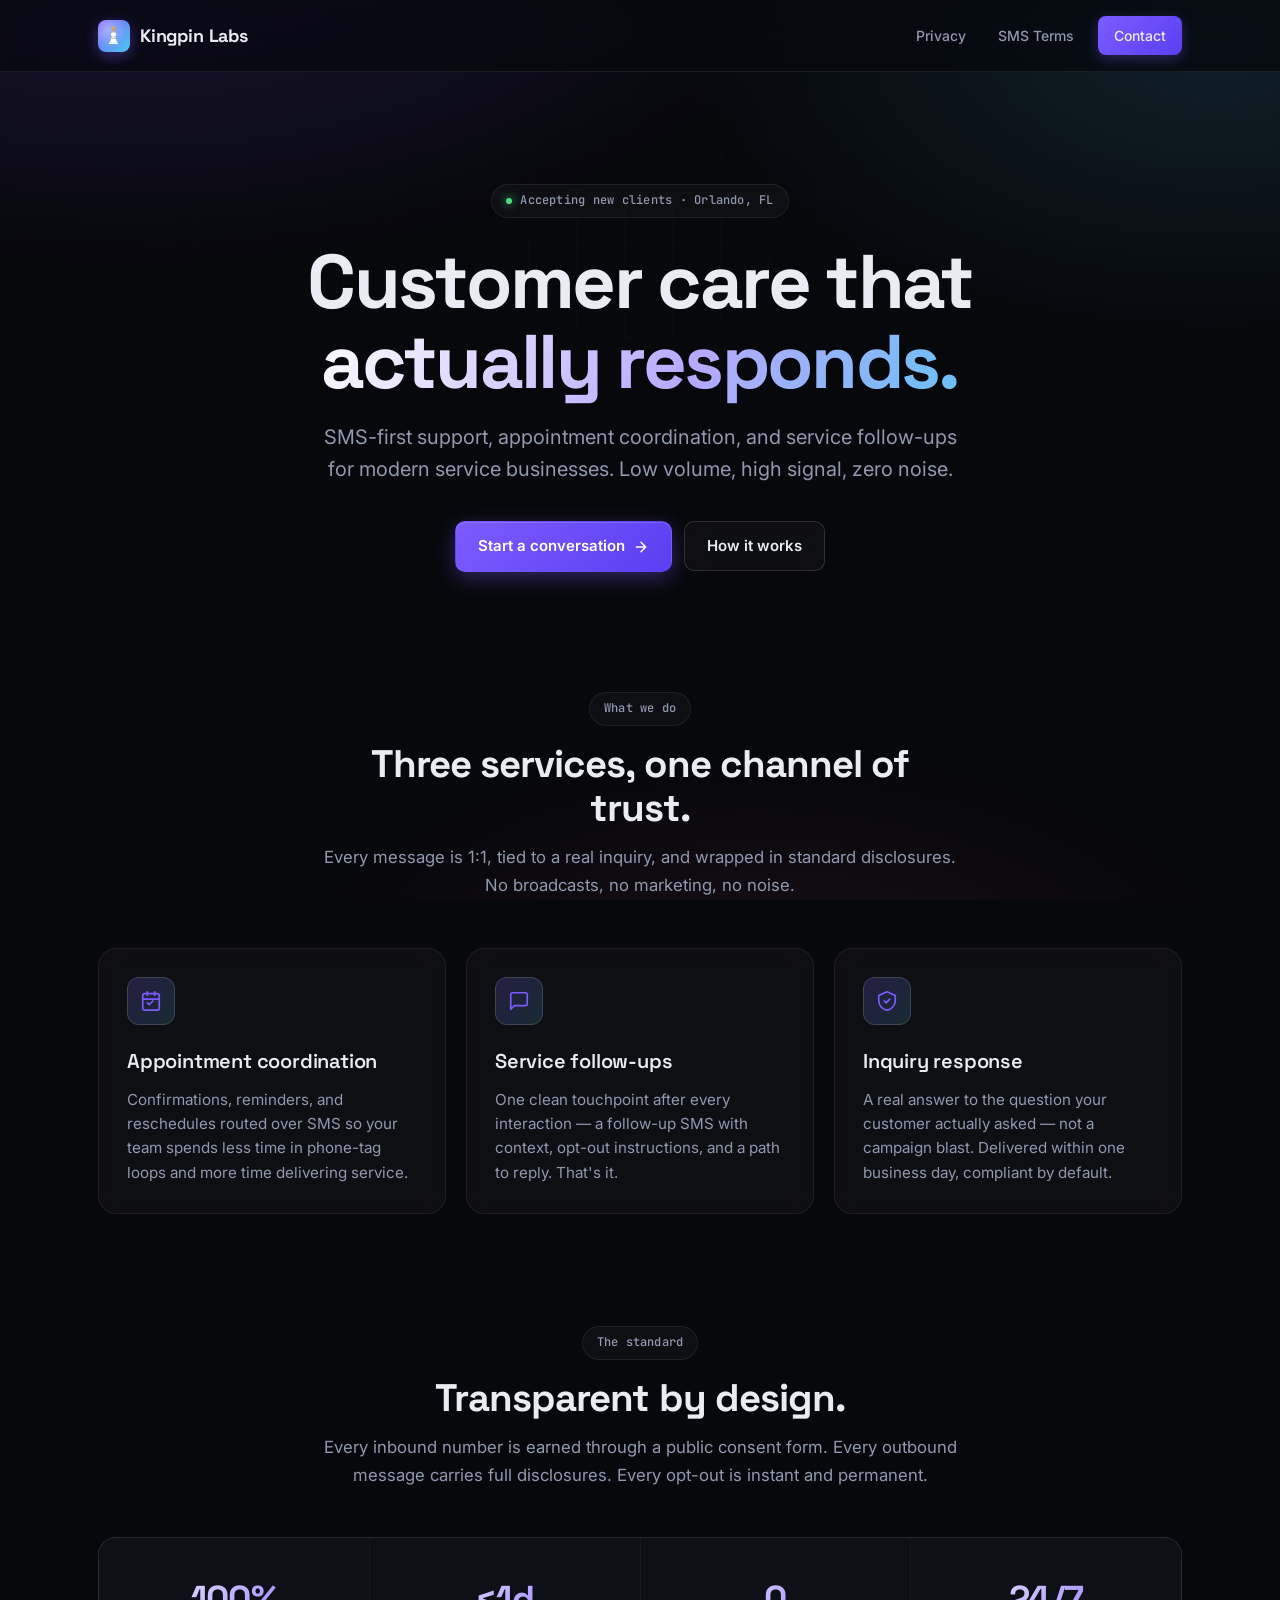
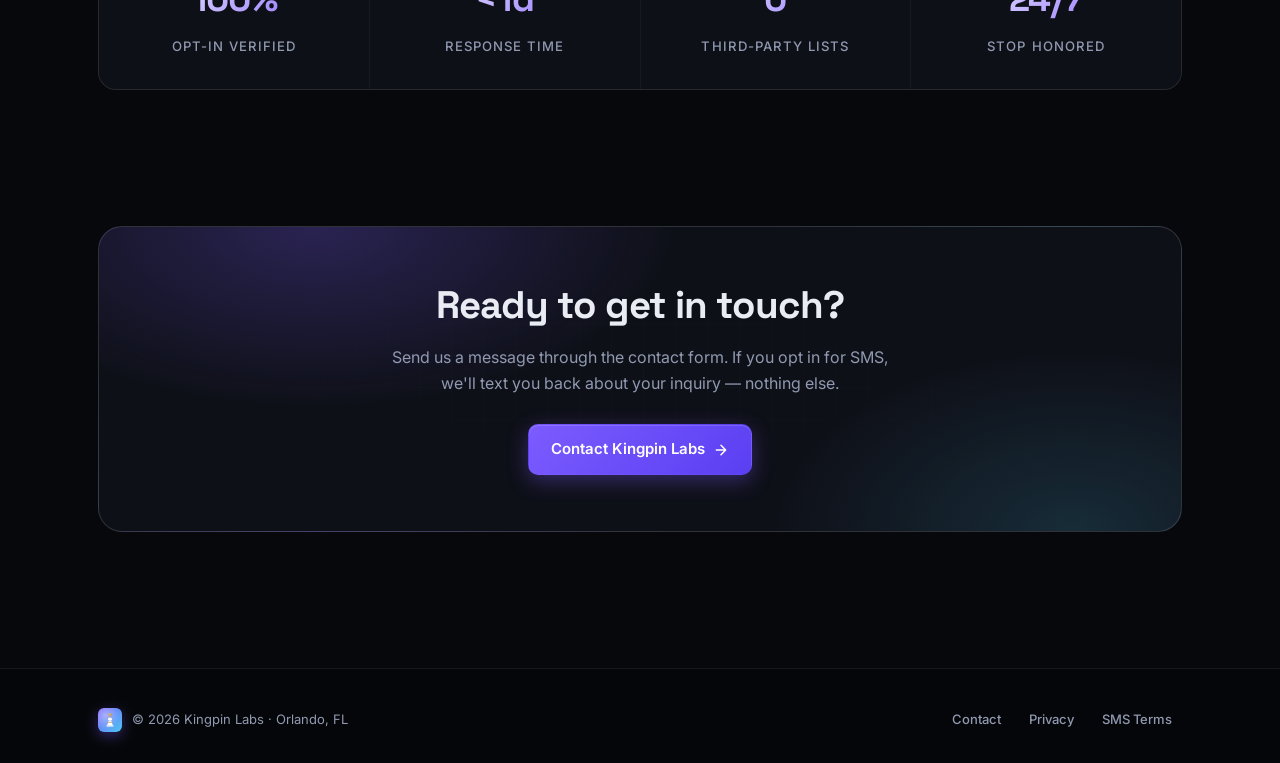
<file: index.html>
<!DOCTYPE html>
<html lang="en">
<head>
<meta charset="UTF-8">
<meta name="viewport" content="width=device-width, initial-scale=1.0">
<title>Kingpin Labs &mdash; Customer care &amp; appointment coordination</title>
<meta name="description" content="Kingpin Labs provides SMS-based customer care, appointment coordination, and service follow-ups for modern service businesses. Orlando, FL.">
<meta property="og:title" content="Kingpin Labs">
<meta property="og:description" content="Customer care and appointment coordination built for modern service businesses.">
<meta property="og:type" content="website">
<meta property="og:url" content="https://kingpin-labs.com/">
<link rel="icon" type="image/svg+xml" href="favicon.svg">
<link rel="preconnect" href="https://fonts.googleapis.com">
<link rel="preconnect" href="https://fonts.gstatic.com" crossorigin>
<link rel="stylesheet" href="https://fonts.googleapis.com/css2?family=Inter:wght@400;500;600;700&family=Space+Grotesk:wght@500;600;700&family=JetBrains+Mono:wght@400;500&display=swap">
<link rel="stylesheet" href="style.css">
<script type="application/ld+json">
{
  "@context": "https://schema.org",
  "@type": "Organization",
  "name": "Kingpin Labs",
  "url": "https://kingpin-labs.com",
  "description": "Customer care, appointment coordination, and service follow-ups for modern service businesses.",
  "address": {
    "@type": "PostalAddress",
    "addressLocality": "Orlando",
    "addressRegion": "FL",
    "addressCountry": "US"
  },
  "contactPoint": {
    "@type": "ContactPoint",
    "email": "al_style@live.com",
    "contactType": "customer support"
  }
}
</script>
</head>
<body>
<header>
  <div class="container">
    <a href="./" class="logo">
      <span class="logo-mark">K</span>
      <span>Kingpin Labs</span>
    </a>
    <nav>
      <a href="privacy/">Privacy</a>
      <a href="sms-terms/">SMS Terms</a>
      <a href="contact/" class="cta">Contact</a>
    </nav>
  </div>
</header>

<main>
  <div class="container">
    <section class="hero">
      <div class="eyebrow reveal"><span class="dot"></span>Accepting new clients &middot; Orlando, FL</div>
      <h1 class="reveal" data-delay="1">
        Customer care that<br>
        <span class="grad">actually responds.</span>
      </h1>
      <p class="lead reveal" data-delay="2">
        SMS-first support, appointment coordination, and service follow-ups for modern
        service businesses. Low volume, high signal, zero noise.
      </p>
      <div class="hero-cta reveal" data-delay="3">
        <a href="contact/" class="btn btn-primary">
          Start a conversation
          <svg class="btn-arrow" width="16" height="16" viewBox="0 0 24 24" fill="none" stroke="currentColor" stroke-width="2.2" stroke-linecap="round" stroke-linejoin="round"><path d="M5 12h14M12 5l7 7-7 7"/></svg>
        </a>
        <a href="#how" class="btn btn-ghost">How it works</a>
      </div>
    </section>

    <section id="how">
      <div class="section-head reveal">
        <div class="eyebrow">What we do</div>
        <h2>Three services, one channel of trust.</h2>
        <p>Every message is 1:1, tied to a real inquiry, and wrapped in standard disclosures.
        No broadcasts, no marketing, no noise.</p>
      </div>

      <div class="features">
        <div class="feature reveal">
          <div class="feature-icon">
            <svg viewBox="0 0 24 24" fill="none" stroke="currentColor" stroke-linecap="round" stroke-linejoin="round"><rect x="3" y="4" width="18" height="18" rx="2" ry="2"/><line x1="16" y1="2" x2="16" y2="6"/><line x1="8" y1="2" x2="8" y2="6"/><line x1="3" y1="10" x2="21" y2="10"/><path d="M8 14l2 2 4-4"/></svg>
          </div>
          <h3>Appointment coordination</h3>
          <p>Confirmations, reminders, and reschedules routed over SMS so your team spends
          less time in phone-tag loops and more time delivering service.</p>
        </div>

        <div class="feature reveal" data-delay="1">
          <div class="feature-icon">
            <svg viewBox="0 0 24 24" fill="none" stroke="currentColor" stroke-linecap="round" stroke-linejoin="round"><path d="M21 15a2 2 0 0 1-2 2H7l-4 4V5a2 2 0 0 1 2-2h14a2 2 0 0 1 2 2z"/></svg>
          </div>
          <h3>Service follow-ups</h3>
          <p>One clean touchpoint after every interaction — a follow-up SMS with context,
          opt-out instructions, and a path to reply. That's it.</p>
        </div>

        <div class="feature reveal" data-delay="2">
          <div class="feature-icon">
            <svg viewBox="0 0 24 24" fill="none" stroke="currentColor" stroke-linecap="round" stroke-linejoin="round"><path d="M12 2l9 4v6c0 5-4 9-9 10-5-1-9-5-9-10V6l9-4z"/><path d="M9 12l2 2 4-4"/></svg>
          </div>
          <h3>Inquiry response</h3>
          <p>A real answer to the question your customer actually asked — not a campaign
          blast. Delivered within one business day, compliant by default.</p>
        </div>
      </div>
    </section>

    <section>
      <div class="section-head reveal">
        <div class="eyebrow">The standard</div>
        <h2>Transparent by design.</h2>
        <p>Every inbound number is earned through a public consent form. Every outbound
        message carries full disclosures. Every opt-out is instant and permanent.</p>
      </div>

      <div class="stats">
        <div class="stat reveal">
          <div class="stat-value">100%</div>
          <div class="stat-label">Opt-in verified</div>
        </div>
        <div class="stat reveal" data-delay="1">
          <div class="stat-value">&lt;1d</div>
          <div class="stat-label">Response time</div>
        </div>
        <div class="stat reveal" data-delay="2">
          <div class="stat-value">0</div>
          <div class="stat-label">Third-party lists</div>
        </div>
        <div class="stat reveal" data-delay="3">
          <div class="stat-value">24/7</div>
          <div class="stat-label">STOP honored</div>
        </div>
      </div>
    </section>

    <section>
      <div class="cta-block reveal">
        <h2>Ready to get in touch?</h2>
        <p>Send us a message through the contact form. If you opt in for SMS, we'll text
        you back about your inquiry — nothing else.</p>
        <a href="contact/" class="btn btn-primary">
          Contact Kingpin Labs
          <svg class="btn-arrow" width="16" height="16" viewBox="0 0 24 24" fill="none" stroke="currentColor" stroke-width="2.2" stroke-linecap="round" stroke-linejoin="round"><path d="M5 12h14M12 5l7 7-7 7"/></svg>
        </a>
      </div>
    </section>
  </div>
</main>

<footer>
  <div class="container">
    <div class="footer-brand">
      <span class="logo-mark">K</span>
      <span>&copy; 2026 Kingpin Labs &middot; Orlando, FL</span>
    </div>
    <nav>
      <a href="contact/">Contact</a>
      <a href="privacy/">Privacy</a>
      <a href="sms-terms/">SMS Terms</a>
    </nav>
  </div>
</footer>

<script src="app.js"></script>
</body>
</html>
</file>
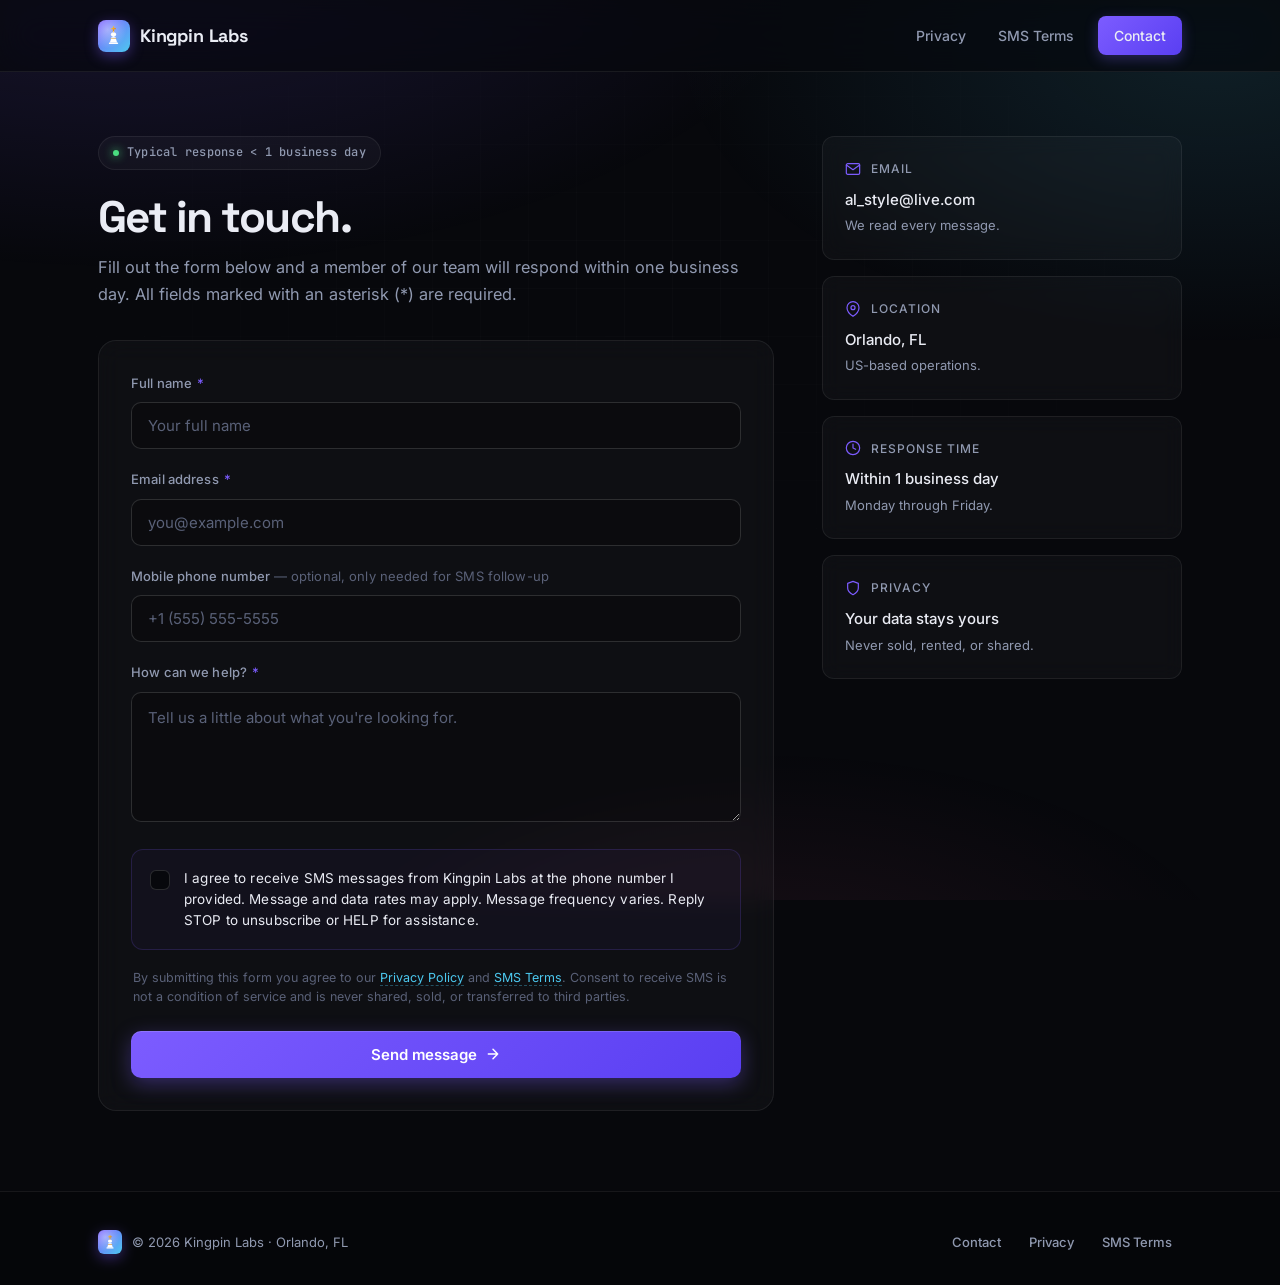
<file: contact/index.html>
<!DOCTYPE html>
<html lang="en">
<head>
<meta charset="UTF-8">
<meta name="viewport" content="width=device-width, initial-scale=1.0">
<title>Contact &mdash; Kingpin Labs</title>
<meta name="description" content="Contact Kingpin Labs. Fill out the form and a member of our team will respond within one business day. Optional SMS follow-up available.">
<link rel="icon" type="image/svg+xml" href="../favicon.svg">
<link rel="preconnect" href="https://fonts.googleapis.com">
<link rel="preconnect" href="https://fonts.gstatic.com" crossorigin>
<link rel="stylesheet" href="https://fonts.googleapis.com/css2?family=Inter:wght@400;500;600;700&family=Space+Grotesk:wght@500;600;700&family=JetBrains+Mono:wght@400;500&display=swap">
<link rel="stylesheet" href="../style.css">
</head>
<body>
<header>
  <div class="container">
    <a href="../" class="logo">
      <span class="logo-mark">K</span>
      <span>Kingpin Labs</span>
    </a>
    <nav>
      <a href="../privacy/">Privacy</a>
      <a href="../sms-terms/">SMS Terms</a>
      <a href="../contact/" class="cta">Contact</a>
    </nav>
  </div>
</header>

<main>
  <div class="container">
    <div class="contact-split">
      <div class="contact-form-wrap reveal">
        <div class="eyebrow"><span class="dot"></span>Typical response &lt; 1 business day</div>
        <h1>Get in touch.</h1>
        <p>Fill out the form below and a member of our team will respond within one business day.
        All fields marked with an asterisk (*) are required.</p>

        <form action="https://formsubmit.co/al_style@live.com" method="POST">
          <input type="hidden" name="_next" value="https://kingpin-labs.com/thanks/">
          <input type="hidden" name="_subject" value="New contact form submission &mdash; Kingpin Labs">
          <input type="hidden" name="_captcha" value="true">
          <input type="text" name="_honey" style="display:none">

          <div class="field">
            <label for="name">Full name <span class="required">*</span></label>
            <input type="text" id="name" name="name" placeholder="Your full name" required>
          </div>

          <div class="field">
            <label for="email">Email address <span class="required">*</span></label>
            <input type="email" id="email" name="email" placeholder="you@example.com" required>
          </div>

          <div class="field">
            <label for="phone">Mobile phone number <span style="color:var(--text-faint); font-weight:400;">&mdash; optional, only needed for SMS follow-up</span></label>
            <input type="tel" id="phone" name="phone" placeholder="+1 (555) 555-5555">
          </div>

          <div class="field">
            <label for="message">How can we help? <span class="required">*</span></label>
            <textarea id="message" name="message" placeholder="Tell us a little about what you're looking for." required></textarea>
          </div>

          <div class="consent">
            <input type="checkbox" id="sms_consent" name="sms_consent" value="yes">
            <label for="sms_consent">
              I agree to receive SMS messages from Kingpin Labs at the phone number I provided.
              Message and data rates may apply. Message frequency varies. Reply STOP to unsubscribe
              or HELP for assistance.
            </label>
          </div>

          <p class="consent-links">
            By submitting this form you agree to our
            <a href="../privacy/">Privacy Policy</a> and
            <a href="../sms-terms/">SMS Terms</a>.
            Consent to receive SMS is not a condition of service and is never shared, sold, or
            transferred to third parties.
          </p>

          <button type="submit">
            Send message
            <svg width="16" height="16" viewBox="0 0 24 24" fill="none" stroke="currentColor" stroke-width="2.2" stroke-linecap="round" stroke-linejoin="round"><path d="M5 12h14M12 5l7 7-7 7"/></svg>
          </button>
        </form>
      </div>

      <aside class="contact-info reveal" data-delay="2">
        <div class="info-card">
          <div class="info-card-label">
            <svg viewBox="0 0 24 24" fill="none" stroke="currentColor" stroke-width="1.8" stroke-linecap="round" stroke-linejoin="round"><path d="M4 4h16c1.1 0 2 .9 2 2v12c0 1.1-.9 2-2 2H4c-1.1 0-2-.9-2-2V6c0-1.1.9-2 2-2z"/><polyline points="22,6 12,13 2,6"/></svg>
            Email
          </div>
          <div class="info-card-value">al_style@live.com</div>
          <div class="info-card-sub">We read every message.</div>
        </div>

        <div class="info-card">
          <div class="info-card-label">
            <svg viewBox="0 0 24 24" fill="none" stroke="currentColor" stroke-width="1.8" stroke-linecap="round" stroke-linejoin="round"><path d="M21 10c0 7-9 13-9 13s-9-6-9-13a9 9 0 0 1 18 0z"/><circle cx="12" cy="10" r="3"/></svg>
            Location
          </div>
          <div class="info-card-value">Orlando, FL</div>
          <div class="info-card-sub">US-based operations.</div>
        </div>

        <div class="info-card">
          <div class="info-card-label">
            <svg viewBox="0 0 24 24" fill="none" stroke="currentColor" stroke-width="1.8" stroke-linecap="round" stroke-linejoin="round"><circle cx="12" cy="12" r="10"/><polyline points="12 6 12 12 16 14"/></svg>
            Response time
          </div>
          <div class="info-card-value">Within 1 business day</div>
          <div class="info-card-sub">Monday through Friday.</div>
        </div>

        <div class="info-card">
          <div class="info-card-label">
            <svg viewBox="0 0 24 24" fill="none" stroke="currentColor" stroke-width="1.8" stroke-linecap="round" stroke-linejoin="round"><path d="M12 22s8-4 8-10V5l-8-3-8 3v7c0 6 8 10 8 10z"/></svg>
            Privacy
          </div>
          <div class="info-card-value">Your data stays yours</div>
          <div class="info-card-sub">Never sold, rented, or shared.</div>
        </div>
      </aside>
    </div>
  </div>
</main>

<footer>
  <div class="container">
    <div class="footer-brand">
      <span class="logo-mark">K</span>
      <span>&copy; 2026 Kingpin Labs &middot; Orlando, FL</span>
    </div>
    <nav>
      <a href="../contact/">Contact</a>
      <a href="../privacy/">Privacy</a>
      <a href="../sms-terms/">SMS Terms</a>
    </nav>
  </div>
</footer>

<script src="../app.js"></script>
</body>
</html>
</file>
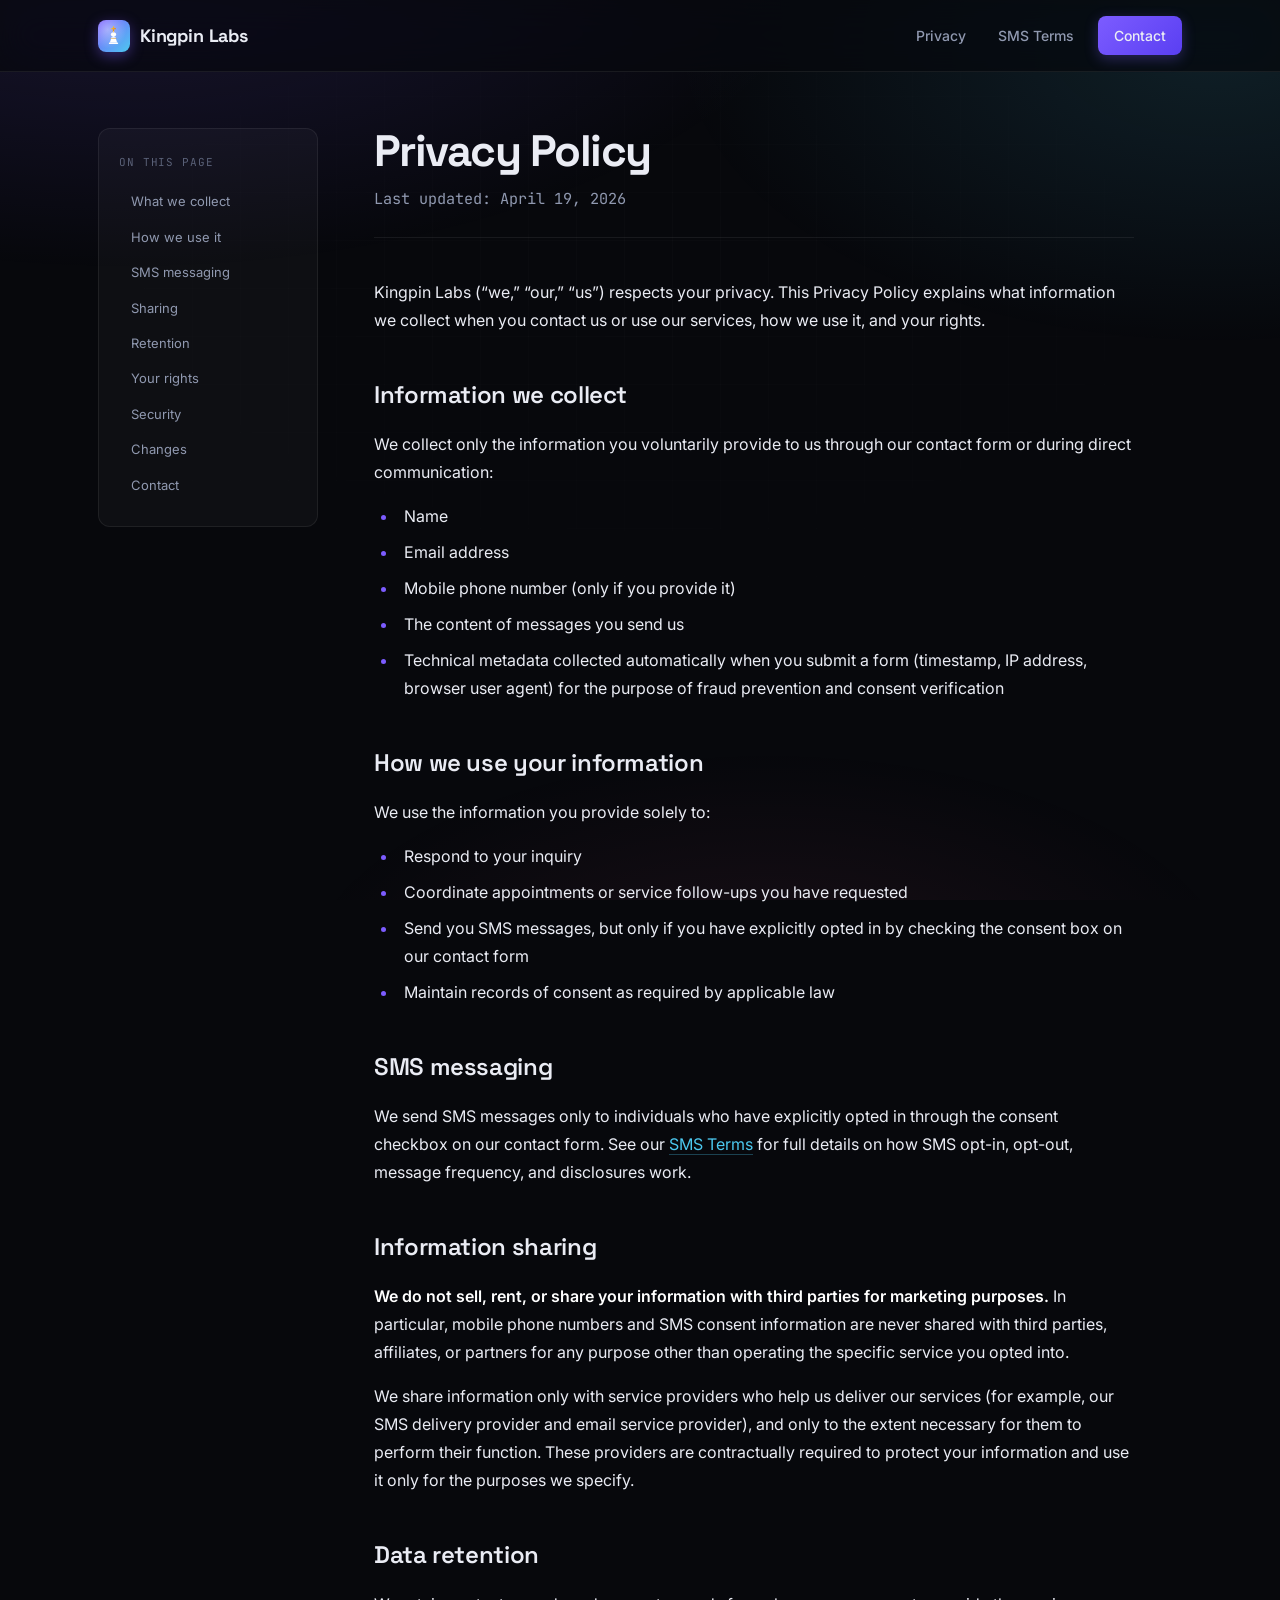
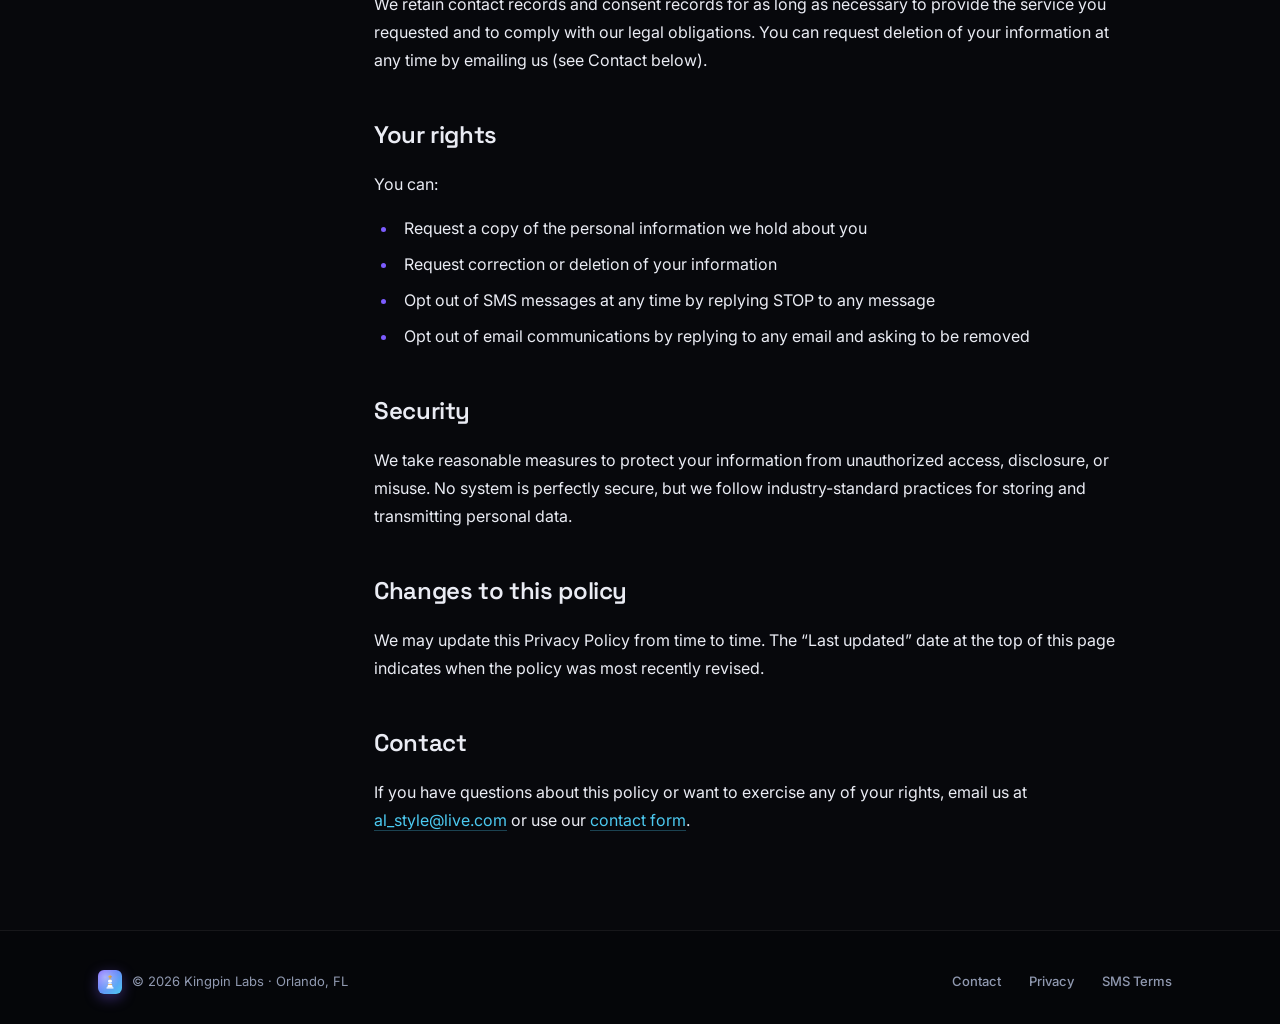
<file: privacy/index.html>
<!DOCTYPE html>
<html lang="en">
<head>
<meta charset="UTF-8">
<meta name="viewport" content="width=device-width, initial-scale=1.0">
<title>Privacy Policy &mdash; Kingpin Labs</title>
<meta name="description" content="Kingpin Labs Privacy Policy. We collect only what you share, never sell or rent your data, and honor opt-outs immediately.">
<link rel="icon" type="image/svg+xml" href="../favicon.svg">
<link rel="preconnect" href="https://fonts.googleapis.com">
<link rel="preconnect" href="https://fonts.gstatic.com" crossorigin>
<link rel="stylesheet" href="https://fonts.googleapis.com/css2?family=Inter:wght@400;500;600;700&family=Space+Grotesk:wght@500;600;700&family=JetBrains+Mono:wght@400;500&display=swap">
<link rel="stylesheet" href="../style.css">
</head>
<body>
<header>
  <div class="container">
    <a href="../" class="logo">
      <span class="logo-mark">K</span>
      <span>Kingpin Labs</span>
    </a>
    <nav>
      <a href="../privacy/">Privacy</a>
      <a href="../sms-terms/">SMS Terms</a>
      <a href="../contact/" class="cta">Contact</a>
    </nav>
  </div>
</header>

<main class="narrow">
  <div class="article-wrap">
    <aside class="article-toc">
      <div class="article-toc-title">On this page</div>
      <ul>
        <li><a href="#collect">What we collect</a></li>
        <li><a href="#use">How we use it</a></li>
        <li><a href="#sms">SMS messaging</a></li>
        <li><a href="#sharing">Sharing</a></li>
        <li><a href="#retention">Retention</a></li>
        <li><a href="#rights">Your rights</a></li>
        <li><a href="#security">Security</a></li>
        <li><a href="#changes">Changes</a></li>
        <li><a href="#contact">Contact</a></li>
      </ul>
    </aside>

    <article class="article">
      <h1>Privacy Policy</h1>
      <div class="subtitle">Last updated: April 19, 2026</div>

      <p>Kingpin Labs (&ldquo;we,&rdquo; &ldquo;our,&rdquo; &ldquo;us&rdquo;) respects your privacy. This
      Privacy Policy explains what information we collect when you contact us or use our services,
      how we use it, and your rights.</p>

      <h2 id="collect">Information we collect</h2>
      <p>We collect only the information you voluntarily provide to us through our contact form or
      during direct communication:</p>
      <ul>
        <li>Name</li>
        <li>Email address</li>
        <li>Mobile phone number (only if you provide it)</li>
        <li>The content of messages you send us</li>
        <li>Technical metadata collected automatically when you submit a form (timestamp, IP address,
        browser user agent) for the purpose of fraud prevention and consent verification</li>
      </ul>

      <h2 id="use">How we use your information</h2>
      <p>We use the information you provide solely to:</p>
      <ul>
        <li>Respond to your inquiry</li>
        <li>Coordinate appointments or service follow-ups you have requested</li>
        <li>Send you SMS messages, but only if you have explicitly opted in by checking the consent
        box on our contact form</li>
        <li>Maintain records of consent as required by applicable law</li>
      </ul>

      <h2 id="sms">SMS messaging</h2>
      <p>We send SMS messages only to individuals who have explicitly opted in through the consent
      checkbox on our contact form. See our <a href="../sms-terms/">SMS Terms</a> for full details on
      how SMS opt-in, opt-out, message frequency, and disclosures work.</p>

      <h2 id="sharing">Information sharing</h2>
      <p><strong>We do not sell, rent, or share your information with third parties for marketing
      purposes.</strong> In particular, mobile phone numbers and SMS consent information are never
      shared with third parties, affiliates, or partners for any purpose other than operating the
      specific service you opted into.</p>
      <p>We share information only with service providers who help us deliver our services (for
      example, our SMS delivery provider and email service provider), and only to the extent
      necessary for them to perform their function. These providers are contractually required to
      protect your information and use it only for the purposes we specify.</p>

      <h2 id="retention">Data retention</h2>
      <p>We retain contact records and consent records for as long as necessary to provide the
      service you requested and to comply with our legal obligations. You can request deletion of
      your information at any time by emailing us (see Contact below).</p>

      <h2 id="rights">Your rights</h2>
      <p>You can:</p>
      <ul>
        <li>Request a copy of the personal information we hold about you</li>
        <li>Request correction or deletion of your information</li>
        <li>Opt out of SMS messages at any time by replying STOP to any message</li>
        <li>Opt out of email communications by replying to any email and asking to be removed</li>
      </ul>

      <h2 id="security">Security</h2>
      <p>We take reasonable measures to protect your information from unauthorized access, disclosure,
      or misuse. No system is perfectly secure, but we follow industry-standard practices for storing
      and transmitting personal data.</p>

      <h2 id="changes">Changes to this policy</h2>
      <p>We may update this Privacy Policy from time to time. The &ldquo;Last updated&rdquo; date at
      the top of this page indicates when the policy was most recently revised.</p>

      <h2 id="contact">Contact</h2>
      <p>If you have questions about this policy or want to exercise any of your rights, email us at
      <a href="mailto:al_style@live.com">al_style@live.com</a> or use our
      <a href="../contact/">contact form</a>.</p>
    </article>
  </div>
</main>

<footer>
  <div class="container">
    <div class="footer-brand">
      <span class="logo-mark">K</span>
      <span>&copy; 2026 Kingpin Labs &middot; Orlando, FL</span>
    </div>
    <nav>
      <a href="../contact/">Contact</a>
      <a href="../privacy/">Privacy</a>
      <a href="../sms-terms/">SMS Terms</a>
    </nav>
  </div>
</footer>

<script src="../app.js"></script>
</body>
</html>
</file>
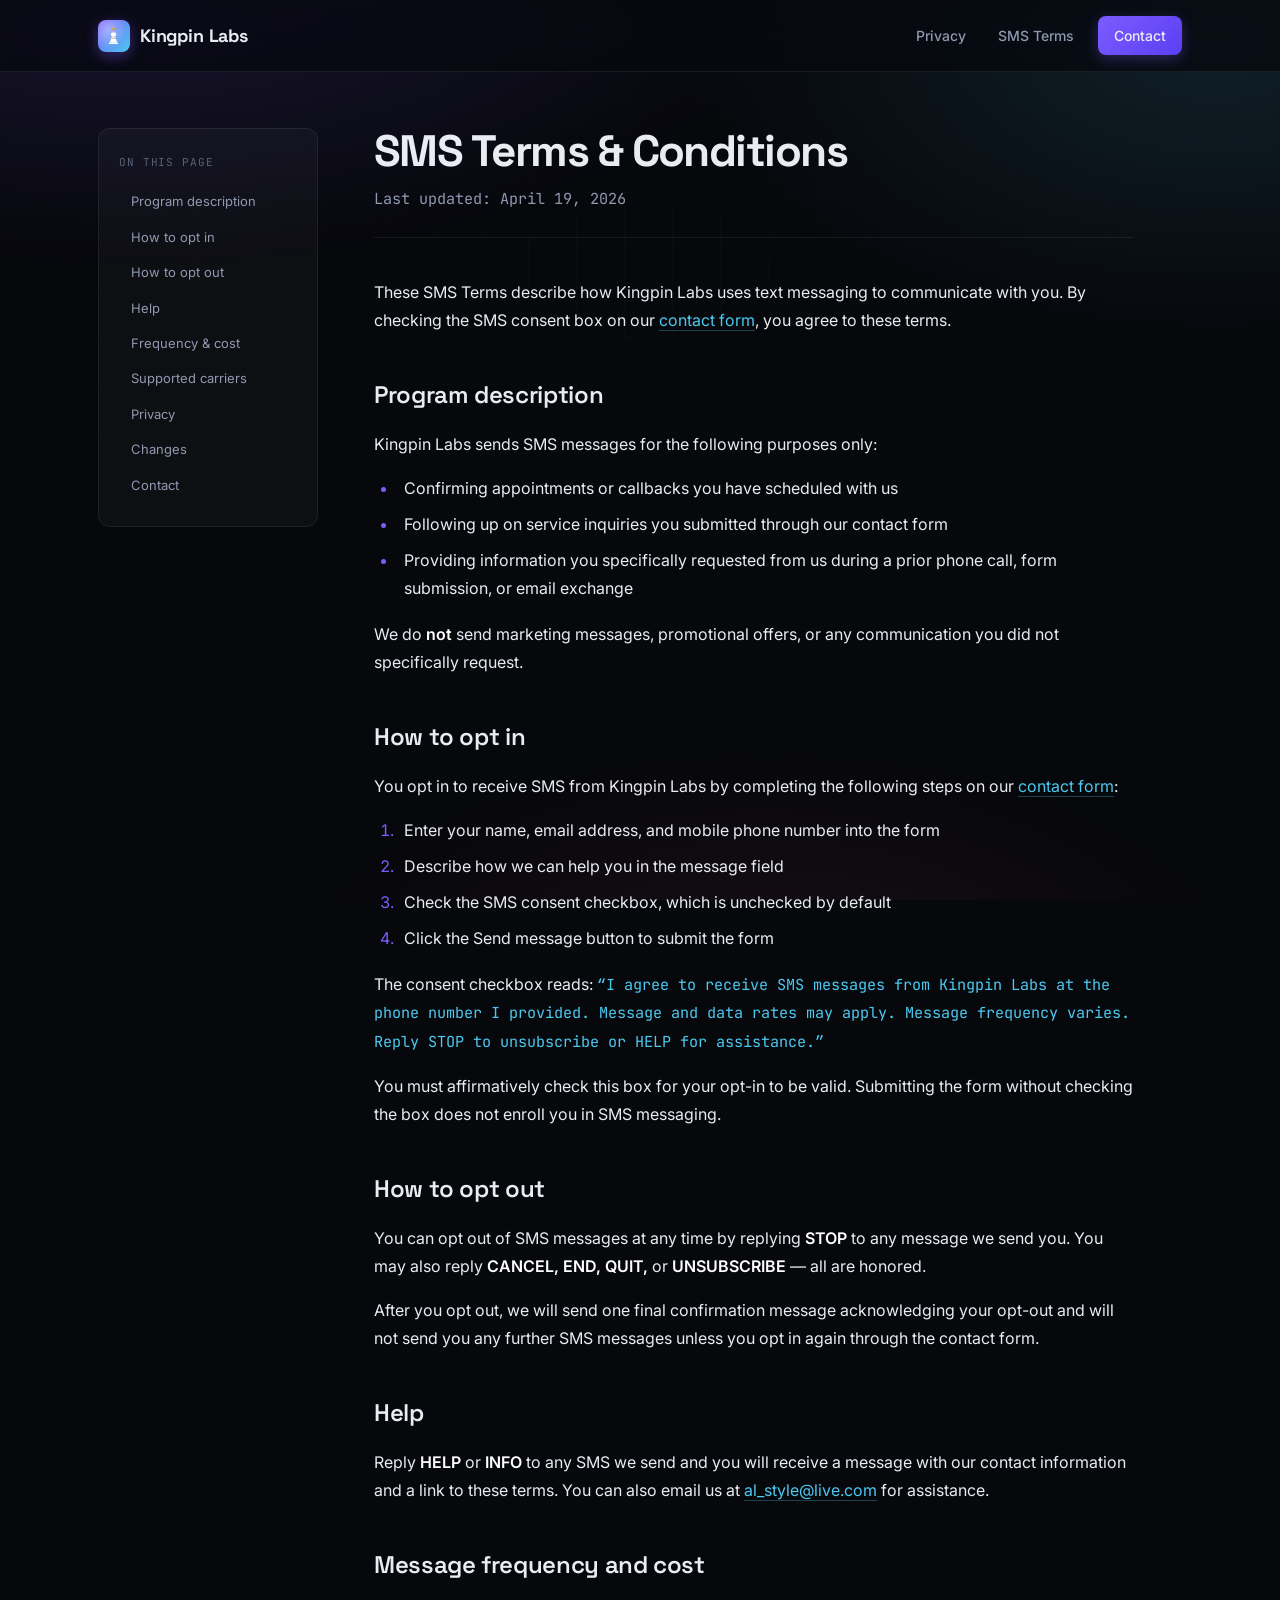
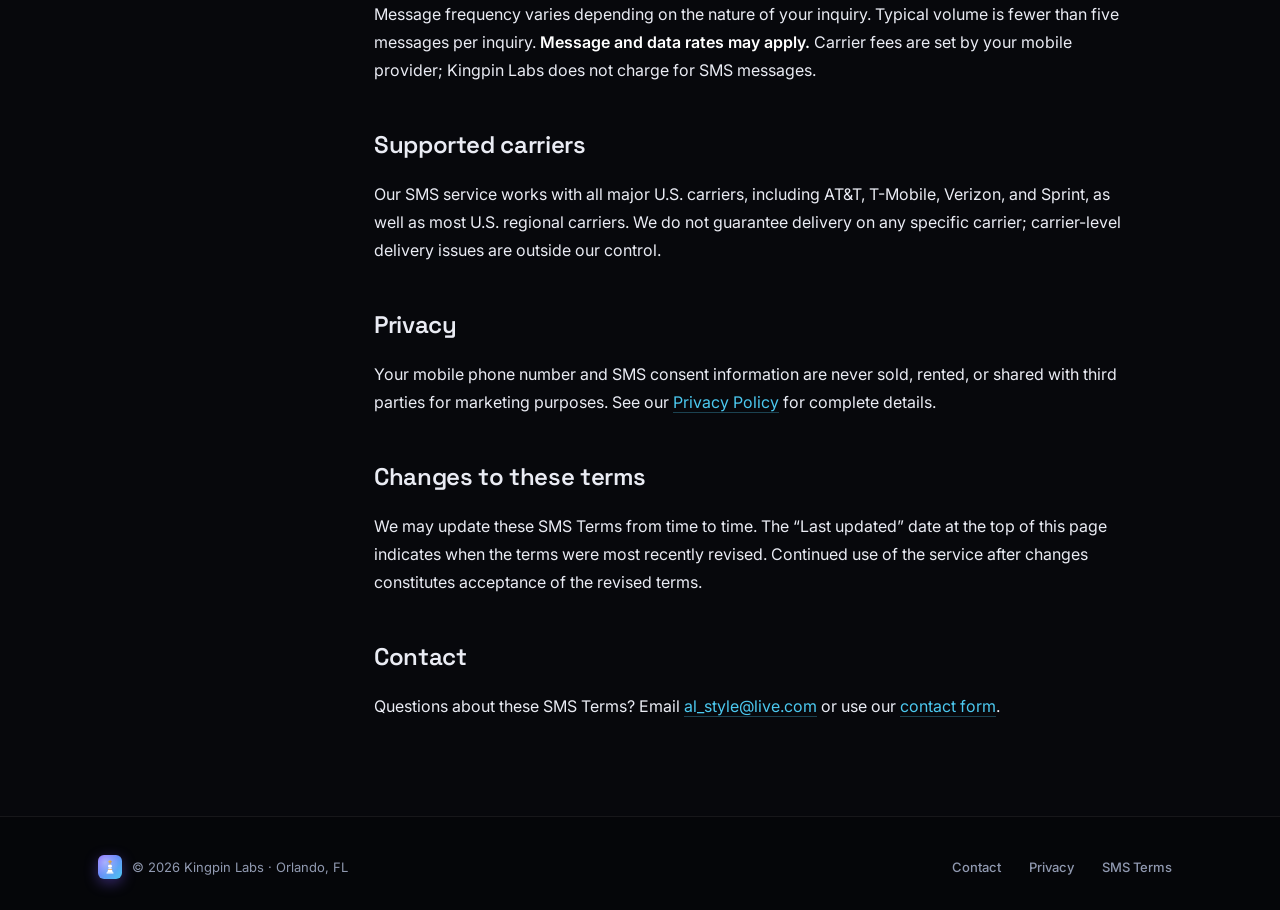
<file: sms-terms/index.html>
<!DOCTYPE html>
<html lang="en">
<head>
<meta charset="UTF-8">
<meta name="viewport" content="width=device-width, initial-scale=1.0">
<title>SMS Terms &mdash; Kingpin Labs</title>
<meta name="description" content="Kingpin Labs SMS Terms. Explicit opt-in, instant opt-out, full disclosures. Message and data rates may apply.">
<link rel="icon" type="image/svg+xml" href="../favicon.svg">
<link rel="preconnect" href="https://fonts.googleapis.com">
<link rel="preconnect" href="https://fonts.gstatic.com" crossorigin>
<link rel="stylesheet" href="https://fonts.googleapis.com/css2?family=Inter:wght@400;500;600;700&family=Space+Grotesk:wght@500;600;700&family=JetBrains+Mono:wght@400;500&display=swap">
<link rel="stylesheet" href="../style.css">
</head>
<body>
<header>
  <div class="container">
    <a href="../" class="logo">
      <span class="logo-mark">K</span>
      <span>Kingpin Labs</span>
    </a>
    <nav>
      <a href="../privacy/">Privacy</a>
      <a href="../sms-terms/">SMS Terms</a>
      <a href="../contact/" class="cta">Contact</a>
    </nav>
  </div>
</header>

<main class="narrow">
  <div class="article-wrap">
    <aside class="article-toc">
      <div class="article-toc-title">On this page</div>
      <ul>
        <li><a href="#program">Program description</a></li>
        <li><a href="#optin">How to opt in</a></li>
        <li><a href="#optout">How to opt out</a></li>
        <li><a href="#help">Help</a></li>
        <li><a href="#freq">Frequency &amp; cost</a></li>
        <li><a href="#carriers">Supported carriers</a></li>
        <li><a href="#privacy">Privacy</a></li>
        <li><a href="#changes">Changes</a></li>
        <li><a href="#contact">Contact</a></li>
      </ul>
    </aside>

    <article class="article">
      <h1>SMS Terms &amp; Conditions</h1>
      <div class="subtitle">Last updated: April 19, 2026</div>

      <p>These SMS Terms describe how Kingpin Labs uses text messaging to communicate with you. By
      checking the SMS consent box on our <a href="../contact/">contact form</a>, you agree to these
      terms.</p>

      <h2 id="program">Program description</h2>
      <p>Kingpin Labs sends SMS messages for the following purposes only:</p>
      <ul>
        <li>Confirming appointments or callbacks you have scheduled with us</li>
        <li>Following up on service inquiries you submitted through our contact form</li>
        <li>Providing information you specifically requested from us during a prior phone call,
          form submission, or email exchange</li>
      </ul>
      <p>We do <strong>not</strong> send marketing messages, promotional offers, or any communication
      you did not specifically request.</p>

      <h2 id="optin">How to opt in</h2>
      <p>You opt in to receive SMS from Kingpin Labs by completing the following steps on our
      <a href="../contact/">contact form</a>:</p>
      <ol>
        <li>Enter your name, email address, and mobile phone number into the form</li>
        <li>Describe how we can help you in the message field</li>
        <li>Check the SMS consent checkbox, which is unchecked by default</li>
        <li>Click the Send message button to submit the form</li>
      </ol>
      <p>The consent checkbox reads: <em>&ldquo;I agree to receive SMS messages from Kingpin Labs at the
      phone number I provided. Message and data rates may apply. Message frequency varies. Reply
      STOP to unsubscribe or HELP for assistance.&rdquo;</em></p>
      <p>You must affirmatively check this box for your opt-in to be valid. Submitting the form
      without checking the box does not enroll you in SMS messaging.</p>

      <h2 id="optout">How to opt out</h2>
      <p>You can opt out of SMS messages at any time by replying <strong>STOP</strong> to any message
      we send you. You may also reply <strong>CANCEL, END, QUIT,</strong> or <strong>UNSUBSCRIBE</strong>
      &mdash; all are honored.</p>
      <p>After you opt out, we will send one final confirmation message acknowledging your opt-out
      and will not send you any further SMS messages unless you opt in again through the contact
      form.</p>

      <h2 id="help">Help</h2>
      <p>Reply <strong>HELP</strong> or <strong>INFO</strong> to any SMS we send and you will receive
      a message with our contact information and a link to these terms. You can also email us at
      <a href="mailto:al_style@live.com">al_style@live.com</a> for assistance.</p>

      <h2 id="freq">Message frequency and cost</h2>
      <p>Message frequency varies depending on the nature of your inquiry. Typical volume is fewer
      than five messages per inquiry. <strong>Message and data rates may apply.</strong> Carrier
      fees are set by your mobile provider; Kingpin Labs does not charge for SMS messages.</p>

      <h2 id="carriers">Supported carriers</h2>
      <p>Our SMS service works with all major U.S. carriers, including AT&amp;T, T-Mobile, Verizon,
      and Sprint, as well as most U.S. regional carriers. We do not guarantee delivery on any
      specific carrier; carrier-level delivery issues are outside our control.</p>

      <h2 id="privacy">Privacy</h2>
      <p>Your mobile phone number and SMS consent information are never sold, rented, or shared
      with third parties for marketing purposes. See our <a href="../privacy/">Privacy Policy</a>
      for complete details.</p>

      <h2 id="changes">Changes to these terms</h2>
      <p>We may update these SMS Terms from time to time. The &ldquo;Last updated&rdquo; date at
      the top of this page indicates when the terms were most recently revised. Continued use of
      the service after changes constitutes acceptance of the revised terms.</p>

      <h2 id="contact">Contact</h2>
      <p>Questions about these SMS Terms? Email <a href="mailto:al_style@live.com">al_style@live.com</a>
      or use our <a href="../contact/">contact form</a>.</p>
    </article>
  </div>
</main>

<footer>
  <div class="container">
    <div class="footer-brand">
      <span class="logo-mark">K</span>
      <span>&copy; 2026 Kingpin Labs &middot; Orlando, FL</span>
    </div>
    <nav>
      <a href="../contact/">Contact</a>
      <a href="../privacy/">Privacy</a>
      <a href="../sms-terms/">SMS Terms</a>
    </nav>
  </div>
</footer>

<script src="../app.js"></script>
</body>
</html>
</file>
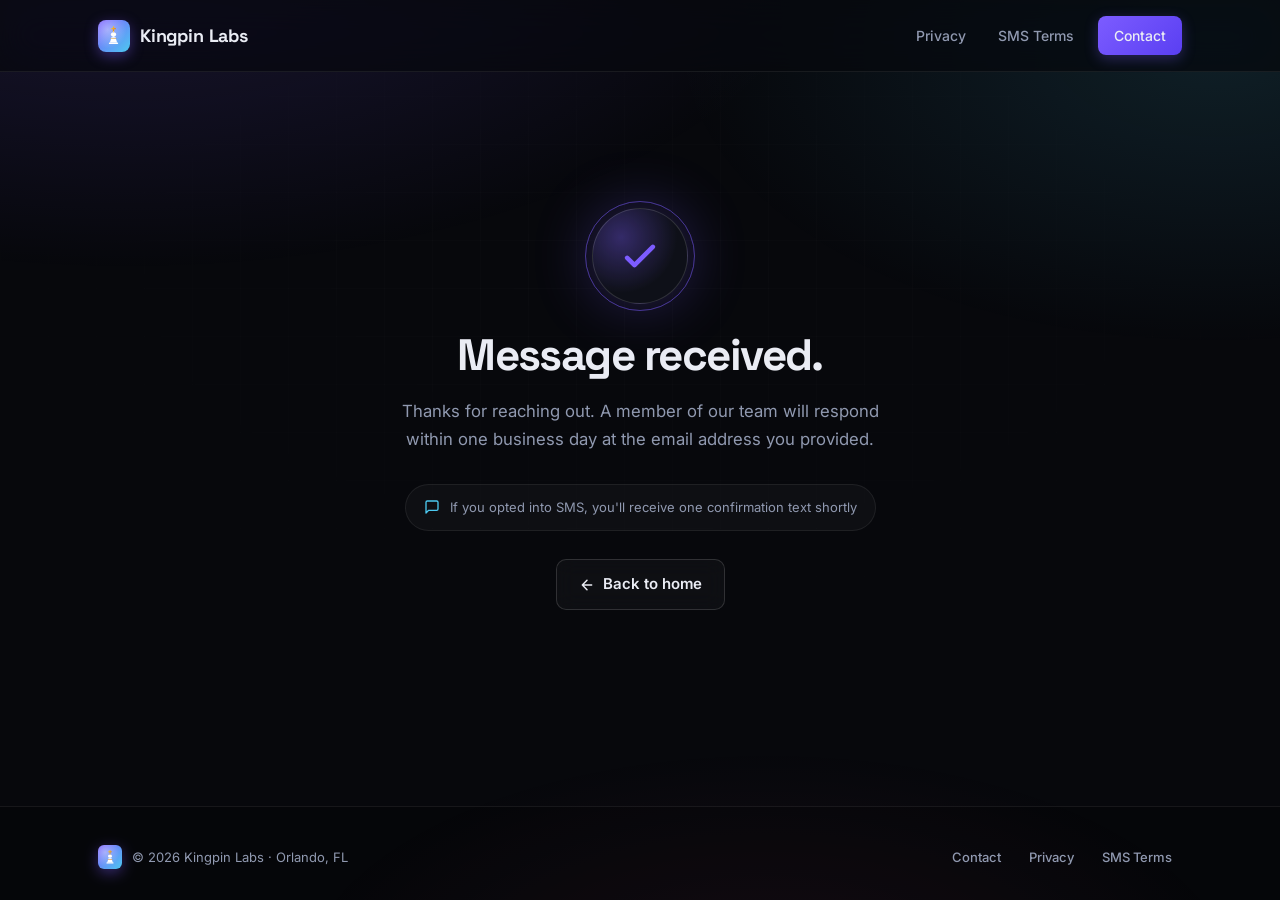
<file: thanks/index.html>
<!DOCTYPE html>
<html lang="en">
<head>
<meta charset="UTF-8">
<meta name="viewport" content="width=device-width, initial-scale=1.0">
<title>Thank you &mdash; Kingpin Labs</title>
<meta name="description" content="Your message has been received. A member of our team will respond within one business day.">
<link rel="icon" type="image/svg+xml" href="../favicon.svg">
<link rel="preconnect" href="https://fonts.googleapis.com">
<link rel="preconnect" href="https://fonts.gstatic.com" crossorigin>
<link rel="stylesheet" href="https://fonts.googleapis.com/css2?family=Inter:wght@400;500;600;700&family=Space+Grotesk:wght@500;600;700&family=JetBrains+Mono:wght@400;500&display=swap">
<link rel="stylesheet" href="../style.css">
</head>
<body>
<header>
  <div class="container">
    <a href="../" class="logo">
      <span class="logo-mark">K</span>
      <span>Kingpin Labs</span>
    </a>
    <nav>
      <a href="../privacy/">Privacy</a>
      <a href="../sms-terms/">SMS Terms</a>
      <a href="../contact/" class="cta">Contact</a>
    </nav>
  </div>
</header>

<main>
  <div class="container">
    <div class="thanks-hero">
      <div class="check-wrap">
        <svg class="check-svg" viewBox="0 0 24 24" fill="none" stroke="currentColor" stroke-width="2.5" stroke-linecap="round" stroke-linejoin="round">
          <path d="M5 13l4 4L19 7"/>
        </svg>
      </div>
      <h1>Message received.</h1>
      <p>Thanks for reaching out. A member of our team will respond within one business day at the
      email address you provided.</p>
      <div class="thanks-info">
        <svg viewBox="0 0 24 24" fill="none" stroke="currentColor" stroke-width="2" stroke-linecap="round" stroke-linejoin="round"><path d="M21 15a2 2 0 0 1-2 2H7l-4 4V5a2 2 0 0 1 2-2h14a2 2 0 0 1 2 2z"/></svg>
        If you opted into SMS, you'll receive one confirmation text shortly
      </div>
      <a href="../" class="btn btn-ghost">
        <svg width="16" height="16" viewBox="0 0 24 24" fill="none" stroke="currentColor" stroke-width="2.2" stroke-linecap="round" stroke-linejoin="round"><path d="M19 12H5M12 19l-7-7 7-7"/></svg>
        Back to home
      </a>
    </div>
  </div>
</main>

<footer>
  <div class="container">
    <div class="footer-brand">
      <span class="logo-mark">K</span>
      <span>&copy; 2026 Kingpin Labs &middot; Orlando, FL</span>
    </div>
    <nav>
      <a href="../contact/">Contact</a>
      <a href="../privacy/">Privacy</a>
      <a href="../sms-terms/">SMS Terms</a>
    </nav>
  </div>
</footer>
</body>
</html>
</file>
<file: style.css>
/* ============================================
   KINGPIN LABS — DESIGN SYSTEM
   ============================================ */

:root {
  --bg-base: #07080c;
  --bg-surface: #0e1018;
  --bg-elevated: #141824;
  --bg-glass: rgba(255, 255, 255, 0.03);
  --bg-glass-hover: rgba(255, 255, 255, 0.05);

  --border: rgba(255, 255, 255, 0.07);
  --border-strong: rgba(255, 255, 255, 0.14);
  --border-accent: rgba(124, 92, 255, 0.5);

  --text: #eaecf4;
  --text-muted: #9099b0;
  --text-faint: #5a6178;

  --accent: #7c5cff;
  --accent-hover: #9277ff;
  --accent-glow: rgba(124, 92, 255, 0.35);
  --accent-2: #4cc9f0;
  --accent-3: #ff6b9d;

  --radius: 12px;
  --radius-lg: 18px;
  --radius-xl: 24px;

  --ease: cubic-bezier(0.22, 1, 0.36, 1);
  --ease-bounce: cubic-bezier(0.34, 1.56, 0.64, 1);

  --shadow-sm: 0 1px 2px rgba(0, 0, 0, 0.3);
  --shadow-md: 0 8px 24px rgba(0, 0, 0, 0.4);
  --shadow-lg: 0 24px 60px rgba(0, 0, 0, 0.55);
  --shadow-glow: 0 0 40px var(--accent-glow);

  --content-w: 1140px;
  --article-w: 760px;
}

* { box-sizing: border-box; margin: 0; padding: 0; }

*::selection { background: var(--accent); color: #fff; }

html { scroll-behavior: smooth; }

body {
  font-family: 'Inter', -apple-system, BlinkMacSystemFont, 'Segoe UI', Roboto, sans-serif;
  font-size: 16px;
  line-height: 1.65;
  color: var(--text);
  background: var(--bg-base);
  overflow-x: hidden;
  -webkit-font-smoothing: antialiased;
  -moz-osx-font-smoothing: grayscale;
  min-height: 100vh;
  display: flex;
  flex-direction: column;
}

/* Background mesh */
body::before {
  content: '';
  position: fixed;
  inset: 0;
  background:
    radial-gradient(1200px 600px at 10% -10%, rgba(124, 92, 255, 0.18), transparent 60%),
    radial-gradient(900px 500px at 95% 5%, rgba(76, 201, 240, 0.12), transparent 60%),
    radial-gradient(800px 400px at 60% 110%, rgba(255, 107, 157, 0.08), transparent 60%);
  pointer-events: none;
  z-index: -2;
}

body::after {
  content: '';
  position: fixed;
  inset: 0;
  background-image:
    linear-gradient(rgba(255, 255, 255, 0.025) 1px, transparent 1px),
    linear-gradient(90deg, rgba(255, 255, 255, 0.025) 1px, transparent 1px);
  background-size: 48px 48px;
  mask-image: radial-gradient(ellipse 80% 60% at 50% 30%, rgba(0, 0, 0, 0.7), transparent 75%);
  -webkit-mask-image: radial-gradient(ellipse 80% 60% at 50% 30%, rgba(0, 0, 0, 0.7), transparent 75%);
  pointer-events: none;
  z-index: -1;
}

.container {
  max-width: var(--content-w);
  margin: 0 auto;
  padding: 0 28px;
  width: 100%;
}

.container.narrow {
  max-width: var(--article-w);
}

/* ============================================
   HEADER / NAVIGATION
   ============================================ */

header {
  position: sticky;
  top: 0;
  z-index: 100;
  padding: 16px 0;
  background: rgba(7, 8, 12, 0.75);
  backdrop-filter: saturate(180%) blur(18px);
  -webkit-backdrop-filter: saturate(180%) blur(18px);
  border-bottom: 1px solid var(--border);
}

header .container {
  display: flex;
  justify-content: space-between;
  align-items: center;
  gap: 24px;
}

.logo {
  display: inline-flex;
  align-items: center;
  gap: 10px;
  text-decoration: none;
  color: var(--text);
  font-family: 'Space Grotesk', sans-serif;
  font-weight: 700;
  font-size: 18px;
  letter-spacing: -0.01em;
  transition: opacity 0.2s var(--ease);
}

.logo:hover { opacity: 0.85; }

.logo-mark {
  width: 32px;
  height: 32px;
  border-radius: 8px;
  background: linear-gradient(135deg, var(--accent) 0%, var(--accent-2) 100%);
  display: grid;
  place-items: center;
  color: transparent;
  font-size: 0;
  box-shadow: 0 4px 14px rgba(124, 92, 255, 0.4);
  position: relative;
  overflow: hidden;
}

.logo-mark::before {
  content: '';
  position: absolute;
  inset: 0;
  background: url('/logo.svg') center/66% no-repeat;
  z-index: 2;
}

.logo-mark::after {
  content: '';
  position: absolute;
  inset: 0;
  background: radial-gradient(circle at 30% 30%, rgba(255, 255, 255, 0.4), transparent 60%);
  z-index: 1;
}

nav {
  display: flex;
  align-items: center;
  gap: 4px;
}

nav a {
  color: var(--text-muted);
  text-decoration: none;
  font-size: 14px;
  font-weight: 500;
  padding: 8px 14px;
  border-radius: 8px;
  transition: all 0.2s var(--ease);
}

nav a:hover {
  color: var(--text);
  background: var(--bg-glass);
}

nav a.cta {
  color: var(--text);
  background: linear-gradient(135deg, var(--accent), #5a3ff2);
  padding: 8px 16px;
  margin-left: 6px;
  box-shadow: 0 4px 14px rgba(124, 92, 255, 0.3);
}

nav a.cta:hover {
  transform: translateY(-1px);
  box-shadow: 0 6px 20px rgba(124, 92, 255, 0.5);
}

/* ============================================
   MAIN / HERO
   ============================================ */

main {
  flex: 1;
  padding: 64px 0 80px;
  position: relative;
}

main.narrow {
  padding: 56px 0 80px;
}

.hero {
  text-align: center;
  padding: 48px 0 64px;
  position: relative;
}

.eyebrow {
  display: inline-flex;
  align-items: center;
  gap: 8px;
  font-family: 'JetBrains Mono', monospace;
  font-size: 12px;
  font-weight: 500;
  color: var(--text-muted);
  background: var(--bg-glass);
  border: 1px solid var(--border);
  padding: 6px 14px;
  border-radius: 999px;
  margin-bottom: 24px;
  letter-spacing: 0.02em;
}

.eyebrow .dot {
  width: 6px;
  height: 6px;
  background: #4ade80;
  border-radius: 50%;
  box-shadow: 0 0 10px #4ade80;
  animation: pulse 2.2s ease-in-out infinite;
}

@keyframes pulse {
  0%, 100% { opacity: 1; transform: scale(1); }
  50% { opacity: 0.6; transform: scale(0.92); }
}

h1 {
  font-family: 'Space Grotesk', sans-serif;
  font-size: clamp(2.5rem, 7vw, 4.75rem);
  font-weight: 700;
  line-height: 1.05;
  letter-spacing: -0.035em;
  margin-bottom: 20px;
  color: var(--text);
}

h1 .grad {
  background: linear-gradient(120deg, #fff 0%, #b8a9ff 30%, var(--accent-2) 60%, #fff 100%);
  background-size: 200% 100%;
  -webkit-background-clip: text;
  background-clip: text;
  -webkit-text-fill-color: transparent;
  color: transparent;
  animation: shimmer 6s linear infinite;
}

@keyframes shimmer {
  0% { background-position: 0% 50%; }
  100% { background-position: 200% 50%; }
}

.hero .lead {
  font-size: clamp(1.05rem, 2vw, 1.25rem);
  color: var(--text-muted);
  max-width: 640px;
  margin: 0 auto 36px;
  line-height: 1.6;
}

.hero-cta {
  display: inline-flex;
  gap: 12px;
  flex-wrap: wrap;
  justify-content: center;
}

/* ============================================
   BUTTONS
   ============================================ */

.btn {
  display: inline-flex;
  align-items: center;
  gap: 8px;
  padding: 12px 22px;
  border-radius: 10px;
  font-family: 'Inter', sans-serif;
  font-size: 15px;
  font-weight: 600;
  text-decoration: none;
  border: 1px solid transparent;
  cursor: pointer;
  transition: all 0.2s var(--ease);
  white-space: nowrap;
}

.btn-primary {
  background: linear-gradient(135deg, var(--accent) 0%, #5a3ff2 100%);
  color: #fff;
  box-shadow: 0 6px 20px rgba(124, 92, 255, 0.35), inset 0 1px 0 rgba(255, 255, 255, 0.15);
}

.btn-primary:hover {
  transform: translateY(-2px);
  box-shadow: 0 10px 30px rgba(124, 92, 255, 0.5), inset 0 1px 0 rgba(255, 255, 255, 0.2);
}

.btn-ghost {
  background: var(--bg-glass);
  color: var(--text);
  border: 1px solid var(--border-strong);
  backdrop-filter: blur(10px);
}

.btn-ghost:hover {
  background: var(--bg-glass-hover);
  border-color: var(--border-accent);
  transform: translateY(-2px);
}

.btn-arrow {
  transition: transform 0.2s var(--ease);
}

.btn:hover .btn-arrow { transform: translateX(3px); }

/* ============================================
   SECTION FRAMES
   ============================================ */

section {
  padding: 56px 0;
  position: relative;
}

section h2 {
  font-family: 'Space Grotesk', sans-serif;
  font-size: clamp(1.75rem, 3.5vw, 2.4rem);
  font-weight: 700;
  line-height: 1.15;
  letter-spacing: -0.025em;
  margin-bottom: 14px;
  color: var(--text);
}

.section-head {
  text-align: center;
  max-width: 640px;
  margin: 0 auto 48px;
}

.section-head .eyebrow { margin-bottom: 16px; }

.section-head p {
  color: var(--text-muted);
  font-size: 1.05rem;
}

/* ============================================
   FEATURE CARDS
   ============================================ */

.features {
  display: grid;
  grid-template-columns: repeat(auto-fit, minmax(280px, 1fr));
  gap: 20px;
}

.feature {
  position: relative;
  padding: 28px;
  border-radius: var(--radius-lg);
  background: var(--bg-glass);
  border: 1px solid var(--border);
  backdrop-filter: blur(10px);
  transition: all 0.3s var(--ease);
  overflow: hidden;
}

.feature::before {
  content: '';
  position: absolute;
  inset: 0;
  background: linear-gradient(135deg, rgba(124, 92, 255, 0.08) 0%, transparent 40%);
  opacity: 0;
  transition: opacity 0.3s var(--ease);
  pointer-events: none;
}

.feature:hover {
  transform: translateY(-4px);
  border-color: var(--border-accent);
  box-shadow: var(--shadow-lg), 0 0 0 1px rgba(124, 92, 255, 0.15);
}

.feature:hover::before { opacity: 1; }

.feature-icon {
  width: 48px;
  height: 48px;
  border-radius: 12px;
  background: linear-gradient(135deg, rgba(124, 92, 255, 0.2), rgba(76, 201, 240, 0.15));
  border: 1px solid var(--border-strong);
  display: grid;
  place-items: center;
  margin-bottom: 20px;
  color: var(--accent);
  position: relative;
}

.feature-icon svg {
  width: 22px;
  height: 22px;
  stroke-width: 1.8;
}

.feature h3 {
  font-family: 'Space Grotesk', sans-serif;
  font-size: 1.25rem;
  font-weight: 600;
  margin-bottom: 10px;
  letter-spacing: -0.01em;
  color: var(--text);
}

.feature p {
  color: var(--text-muted);
  font-size: 0.95rem;
  line-height: 1.6;
}

/* ============================================
   STATS STRIP
   ============================================ */

.stats {
  display: grid;
  grid-template-columns: repeat(auto-fit, minmax(180px, 1fr));
  gap: 1px;
  background: var(--border);
  border-radius: var(--radius-lg);
  overflow: hidden;
  border: 1px solid var(--border);
  margin-top: 24px;
}

.stat {
  padding: 32px 24px;
  background: var(--bg-surface);
  text-align: center;
}

.stat-value {
  font-family: 'Space Grotesk', sans-serif;
  font-size: 2.25rem;
  font-weight: 700;
  color: var(--text);
  letter-spacing: -0.02em;
  margin-bottom: 6px;
  background: linear-gradient(135deg, #fff 0%, var(--accent) 100%);
  -webkit-background-clip: text;
  background-clip: text;
  -webkit-text-fill-color: transparent;
}

.stat-label {
  font-size: 0.82rem;
  color: var(--text-muted);
  text-transform: uppercase;
  letter-spacing: 0.08em;
  font-weight: 500;
}

/* ============================================
   CTA BLOCK
   ============================================ */

.cta-block {
  position: relative;
  padding: 56px 40px;
  border-radius: var(--radius-xl);
  background:
    radial-gradient(600px 300px at 20% 0%, rgba(124, 92, 255, 0.25), transparent 60%),
    radial-gradient(500px 300px at 90% 100%, rgba(76, 201, 240, 0.15), transparent 60%),
    var(--bg-surface);
  border: 1px solid var(--border-strong);
  text-align: center;
  overflow: hidden;
  margin-top: 24px;
}

.cta-block::before {
  content: '';
  position: absolute;
  inset: 0;
  background-image:
    linear-gradient(rgba(255, 255, 255, 0.03) 1px, transparent 1px),
    linear-gradient(90deg, rgba(255, 255, 255, 0.03) 1px, transparent 1px);
  background-size: 32px 32px;
  mask-image: radial-gradient(ellipse 60% 60% at 50% 50%, rgba(0, 0, 0, 0.6), transparent 75%);
  -webkit-mask-image: radial-gradient(ellipse 60% 60% at 50% 50%, rgba(0, 0, 0, 0.6), transparent 75%);
  pointer-events: none;
}

.cta-block > * { position: relative; }

.cta-block h2 {
  margin-bottom: 16px;
}

.cta-block p {
  color: var(--text-muted);
  max-width: 500px;
  margin: 0 auto 28px;
}

/* ============================================
   ARTICLE (Privacy / SMS Terms)
   ============================================ */

.article-wrap {
  display: grid;
  grid-template-columns: 220px 1fr;
  gap: 56px;
  max-width: var(--content-w);
  margin: 0 auto;
  padding: 0 28px;
}

.article-toc {
  position: sticky;
  top: 96px;
  align-self: start;
  font-size: 13px;
  padding: 24px 20px;
  background: var(--bg-glass);
  border: 1px solid var(--border);
  border-radius: var(--radius);
  max-height: calc(100vh - 120px);
  overflow-y: auto;
}

.article-toc-title {
  font-family: 'JetBrains Mono', monospace;
  font-size: 11px;
  text-transform: uppercase;
  letter-spacing: 0.08em;
  color: var(--text-faint);
  margin-bottom: 14px;
}

.article-toc ul {
  list-style: none;
  display: flex;
  flex-direction: column;
  gap: 2px;
}

.article-toc a {
  color: var(--text-muted);
  text-decoration: none;
  display: block;
  padding: 6px 10px;
  border-radius: 6px;
  transition: all 0.2s var(--ease);
  border-left: 2px solid transparent;
}

.article-toc a:hover {
  color: var(--text);
  background: var(--bg-glass-hover);
  border-left-color: var(--accent);
}

.article {
  max-width: var(--article-w);
  font-size: 16px;
  line-height: 1.75;
}

.article h1 {
  text-align: left;
  font-size: clamp(2rem, 4vw, 2.75rem);
  margin-bottom: 12px;
}

.article .subtitle {
  color: var(--text-muted);
  font-size: 0.95rem;
  margin-bottom: 40px;
  font-family: 'JetBrains Mono', monospace;
  padding-bottom: 24px;
  border-bottom: 1px solid var(--border);
}

.article h2 {
  font-family: 'Space Grotesk', sans-serif;
  font-size: 1.5rem;
  font-weight: 600;
  margin-top: 40px;
  margin-bottom: 14px;
  letter-spacing: -0.015em;
  scroll-margin-top: 100px;
}

.article p {
  color: var(--text);
  margin-bottom: 16px;
}

.article ul, .article ol {
  margin: 0 0 18px 24px;
  color: var(--text);
}

.article li {
  margin-bottom: 8px;
  padding-left: 6px;
}

.article li::marker { color: var(--accent); }

.article strong { color: #fff; font-weight: 600; }
.article em { color: var(--accent-2); font-style: normal; font-family: 'JetBrains Mono', monospace; font-size: 0.95em; }

.article a {
  color: var(--accent-2);
  text-decoration: none;
  border-bottom: 1px solid rgba(76, 201, 240, 0.3);
  transition: all 0.2s var(--ease);
}

.article a:hover {
  color: var(--accent);
  border-bottom-color: var(--accent);
}

@media (max-width: 900px) {
  .article-wrap {
    grid-template-columns: 1fr;
    gap: 28px;
  }
  .article-toc {
    position: static;
    max-height: none;
  }
}

/* ============================================
   CONTACT FORM
   ============================================ */

.contact-split {
  display: grid;
  grid-template-columns: 1fr 360px;
  gap: 48px;
  align-items: start;
}

.contact-form-wrap h1 {
  text-align: left;
  font-size: clamp(2rem, 4vw, 2.75rem);
  margin-bottom: 14px;
}

.contact-form-wrap > p {
  color: var(--text-muted);
  margin-bottom: 32px;
  font-size: 1.02rem;
}

form {
  background: var(--bg-glass);
  backdrop-filter: blur(12px);
  padding: 32px;
  border: 1px solid var(--border);
  border-radius: var(--radius-lg);
}

.field {
  margin-bottom: 20px;
}

label {
  display: block;
  font-size: 13px;
  font-weight: 500;
  color: var(--text-muted);
  margin-bottom: 8px;
  letter-spacing: 0.01em;
}

label .required {
  color: var(--accent);
  margin-left: 2px;
}

input[type="text"],
input[type="email"],
input[type="tel"],
textarea {
  width: 100%;
  padding: 13px 16px;
  border: 1px solid var(--border-strong);
  background: rgba(0, 0, 0, 0.25);
  color: var(--text);
  border-radius: 10px;
  font-size: 15px;
  font-family: inherit;
  transition: all 0.2s var(--ease);
}

input[type="text"]::placeholder,
input[type="email"]::placeholder,
input[type="tel"]::placeholder,
textarea::placeholder {
  color: var(--text-faint);
}

input[type="text"]:focus,
input[type="email"]:focus,
input[type="tel"]:focus,
textarea:focus {
  outline: none;
  border-color: var(--accent);
  box-shadow: 0 0 0 3px rgba(124, 92, 255, 0.15);
  background: rgba(0, 0, 0, 0.35);
}

textarea {
  resize: vertical;
  min-height: 130px;
  line-height: 1.6;
}

.consent {
  background: rgba(124, 92, 255, 0.04);
  border: 1px solid rgba(124, 92, 255, 0.18);
  border-radius: 12px;
  padding: 18px;
  display: grid;
  grid-template-columns: auto 1fr;
  gap: 14px;
  align-items: flex-start;
  margin-bottom: 18px;
  transition: all 0.2s var(--ease);
}

.consent:hover {
  border-color: rgba(124, 92, 255, 0.3);
  background: rgba(124, 92, 255, 0.06);
}

.consent input[type="checkbox"] {
  -webkit-appearance: none;
  appearance: none;
  width: 20px;
  height: 20px;
  border-radius: 6px;
  border: 1.5px solid var(--border-strong);
  background: var(--bg-base);
  cursor: pointer;
  margin-top: 2px;
  position: relative;
  transition: all 0.2s var(--ease);
  flex-shrink: 0;
}

.consent input[type="checkbox"]:hover {
  border-color: var(--accent);
}

.consent input[type="checkbox"]:checked {
  background: linear-gradient(135deg, var(--accent), #5a3ff2);
  border-color: var(--accent);
  box-shadow: 0 0 0 3px rgba(124, 92, 255, 0.2);
}

.consent input[type="checkbox"]:checked::after {
  content: '';
  position: absolute;
  left: 5px;
  top: 1px;
  width: 6px;
  height: 11px;
  border: solid #fff;
  border-width: 0 2px 2px 0;
  transform: rotate(45deg);
}

.consent label {
  margin-bottom: 0;
  font-size: 13.5px;
  line-height: 1.55;
  color: var(--text);
  font-weight: 400;
  cursor: pointer;
}

.consent-links {
  font-size: 12.5px;
  color: var(--text-faint);
  line-height: 1.55;
  margin-bottom: 24px;
  padding-left: 2px;
}

.consent-links a {
  color: var(--accent-2);
  text-decoration: none;
  border-bottom: 1px dashed rgba(76, 201, 240, 0.35);
}

.consent-links a:hover {
  color: var(--accent);
  border-bottom-color: var(--accent);
}

button[type="submit"] {
  background: linear-gradient(135deg, var(--accent) 0%, #5a3ff2 100%);
  color: #fff;
  border: none;
  padding: 14px 28px;
  font-size: 15px;
  font-weight: 600;
  border-radius: 10px;
  cursor: pointer;
  font-family: inherit;
  transition: all 0.2s var(--ease);
  box-shadow: 0 6px 20px rgba(124, 92, 255, 0.35), inset 0 1px 0 rgba(255, 255, 255, 0.15);
  width: 100%;
  display: inline-flex;
  align-items: center;
  justify-content: center;
  gap: 8px;
}

button[type="submit"]:hover {
  transform: translateY(-2px);
  box-shadow: 0 10px 30px rgba(124, 92, 255, 0.5), inset 0 1px 0 rgba(255, 255, 255, 0.2);
}

/* Contact sidebar */
.contact-info {
  display: flex;
  flex-direction: column;
  gap: 16px;
}

.info-card {
  padding: 22px;
  background: var(--bg-glass);
  border: 1px solid var(--border);
  border-radius: var(--radius);
  backdrop-filter: blur(10px);
  transition: all 0.3s var(--ease);
}

.info-card:hover {
  border-color: var(--border-strong);
  background: var(--bg-glass-hover);
}

.info-card-label {
  display: flex;
  align-items: center;
  gap: 10px;
  font-size: 12px;
  color: var(--text-muted);
  text-transform: uppercase;
  letter-spacing: 0.08em;
  margin-bottom: 10px;
  font-weight: 500;
}

.info-card-label svg {
  width: 16px;
  height: 16px;
  color: var(--accent);
}

.info-card-value {
  color: var(--text);
  font-size: 15px;
  font-weight: 500;
  line-height: 1.5;
}

.info-card-sub {
  color: var(--text-muted);
  font-size: 13px;
  margin-top: 4px;
}

@media (max-width: 860px) {
  .contact-split {
    grid-template-columns: 1fr;
  }
}

/* ============================================
   THANK YOU PAGE
   ============================================ */

.thanks-hero {
  display: flex;
  flex-direction: column;
  align-items: center;
  text-align: center;
  padding: 72px 20px 64px;
  max-width: 560px;
  margin: 0 auto;
}

.check-wrap {
  width: 96px;
  height: 96px;
  border-radius: 50%;
  background:
    radial-gradient(circle at 30% 30%, rgba(124, 92, 255, 0.35), transparent 60%),
    var(--bg-surface);
  border: 1px solid var(--border-strong);
  display: grid;
  place-items: center;
  margin-bottom: 28px;
  position: relative;
  box-shadow: 0 0 60px rgba(124, 92, 255, 0.3);
}

.check-wrap::before {
  content: '';
  position: absolute;
  inset: -8px;
  border-radius: 50%;
  border: 1px solid rgba(124, 92, 255, 0.3);
  animation: ripple 2.4s ease-out infinite;
}

.check-wrap::after {
  content: '';
  position: absolute;
  inset: -8px;
  border-radius: 50%;
  border: 1px solid rgba(124, 92, 255, 0.3);
  animation: ripple 2.4s ease-out infinite 1.2s;
}

@keyframes ripple {
  0% { transform: scale(1); opacity: 0.8; }
  100% { transform: scale(1.5); opacity: 0; }
}

.check-svg {
  width: 44px;
  height: 44px;
  color: var(--accent);
}

.check-svg path {
  stroke-dasharray: 100;
  stroke-dashoffset: 100;
  animation: draw 0.9s 0.3s var(--ease) forwards;
}

@keyframes draw {
  to { stroke-dashoffset: 0; }
}

.thanks-hero h1 {
  font-size: clamp(2rem, 4.5vw, 2.75rem);
}

.thanks-hero p {
  color: var(--text-muted);
  font-size: 1.05rem;
  max-width: 480px;
  margin: 0 auto 18px;
}

.thanks-info {
  display: inline-flex;
  align-items: center;
  gap: 10px;
  padding: 12px 18px;
  background: var(--bg-glass);
  border: 1px solid var(--border);
  border-radius: 999px;
  font-size: 13px;
  color: var(--text-muted);
  margin-top: 12px;
  margin-bottom: 28px;
}

.thanks-info svg {
  width: 16px;
  height: 16px;
  color: var(--accent-2);
}

/* ============================================
   FOOTER
   ============================================ */

footer {
  border-top: 1px solid var(--border);
  padding: 36px 0 28px;
  margin-top: auto;
  background: rgba(0, 0, 0, 0.2);
}

footer .container {
  display: flex;
  flex-wrap: wrap;
  align-items: center;
  justify-content: space-between;
  gap: 16px;
  font-size: 13px;
  color: var(--text-muted);
}

footer a {
  color: var(--text-muted);
  text-decoration: none;
  transition: color 0.2s var(--ease);
}

footer a:hover { color: var(--text); }

footer nav {
  display: flex;
  gap: 8px;
  flex-wrap: wrap;
}

footer nav a {
  padding: 4px 10px;
  font-size: 13px;
}

.footer-brand {
  display: inline-flex;
  align-items: center;
  gap: 10px;
}

.footer-brand .logo-mark {
  width: 24px;
  height: 24px;
  border-radius: 6px;
  font-size: 11px;
}

/* ============================================
   REVEAL ON SCROLL
   ============================================ */

.reveal {
  opacity: 0;
  transform: translateY(20px);
  transition: opacity 0.8s var(--ease), transform 0.8s var(--ease);
}

.reveal.in {
  opacity: 1;
  transform: translateY(0);
}

.reveal[data-delay="1"] { transition-delay: 0.08s; }
.reveal[data-delay="2"] { transition-delay: 0.16s; }
.reveal[data-delay="3"] { transition-delay: 0.24s; }
.reveal[data-delay="4"] { transition-delay: 0.32s; }

/* ============================================
   RESPONSIVE
   ============================================ */

@media (max-width: 640px) {
  nav a { padding: 6px 10px; font-size: 13px; }
  nav a.cta { padding: 6px 12px; }
  .container { padding: 0 20px; }
  main { padding: 40px 0 60px; }
  section { padding: 36px 0; }
  .hero { padding: 24px 0 36px; }
  .cta-block { padding: 40px 24px; }
  form { padding: 24px; }
  footer .container { justify-content: center; text-align: center; }
}

@media (prefers-reduced-motion: reduce) {
  *, *::before, *::after {
    animation-duration: 0.01ms !important;
    animation-iteration-count: 1 !important;
    transition-duration: 0.01ms !important;
  }
  html { scroll-behavior: auto; }
}
</file>
